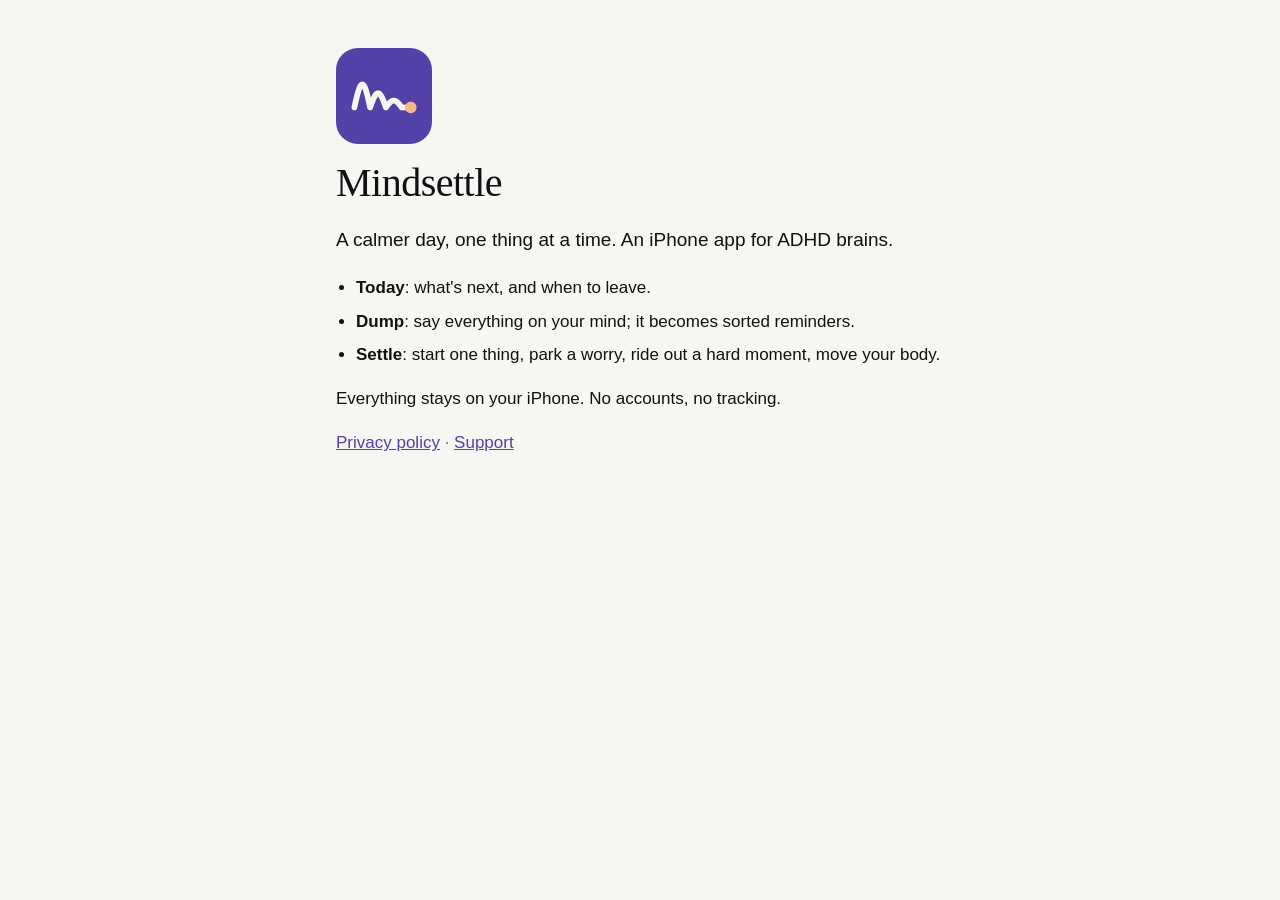
<file: index.html>
<!doctype html>
<html lang="en-GB">
<head>
<meta charset="utf-8">
<meta name="viewport" content="width=device-width, initial-scale=1">
<title>Mindsettle</title>
<meta name="description" content="A calmer day, one thing at a time. An iPhone app for ADHD brains. Everything stays on your iPhone.">
<link rel="icon" href="icon.png">
<link rel="stylesheet" href="style.css">
</head>
<body>
<main>
<img class="logo" src="icon.png" alt="Mindsettle logo" width="96" height="96">
<h1>Mindsettle</h1>
<p class="lead">A calmer day, one thing at a time. An iPhone app for ADHD brains.</p>
<ul>
<li><strong>Today</strong>: what's next, and when to leave.</li>
<li><strong>Dump</strong>: say everything on your mind; it becomes sorted reminders.</li>
<li><strong>Settle</strong>: start one thing, park a worry, ride out a hard moment, move your body.</li>
</ul>
<p>Everything stays on your iPhone. No accounts, no tracking.</p>
<p class="links"><a href="privacy.html">Privacy policy</a> · <a href="mailto:shimellism@gmail.com">Support</a></p>
</main>
</body>
</html>
</file>
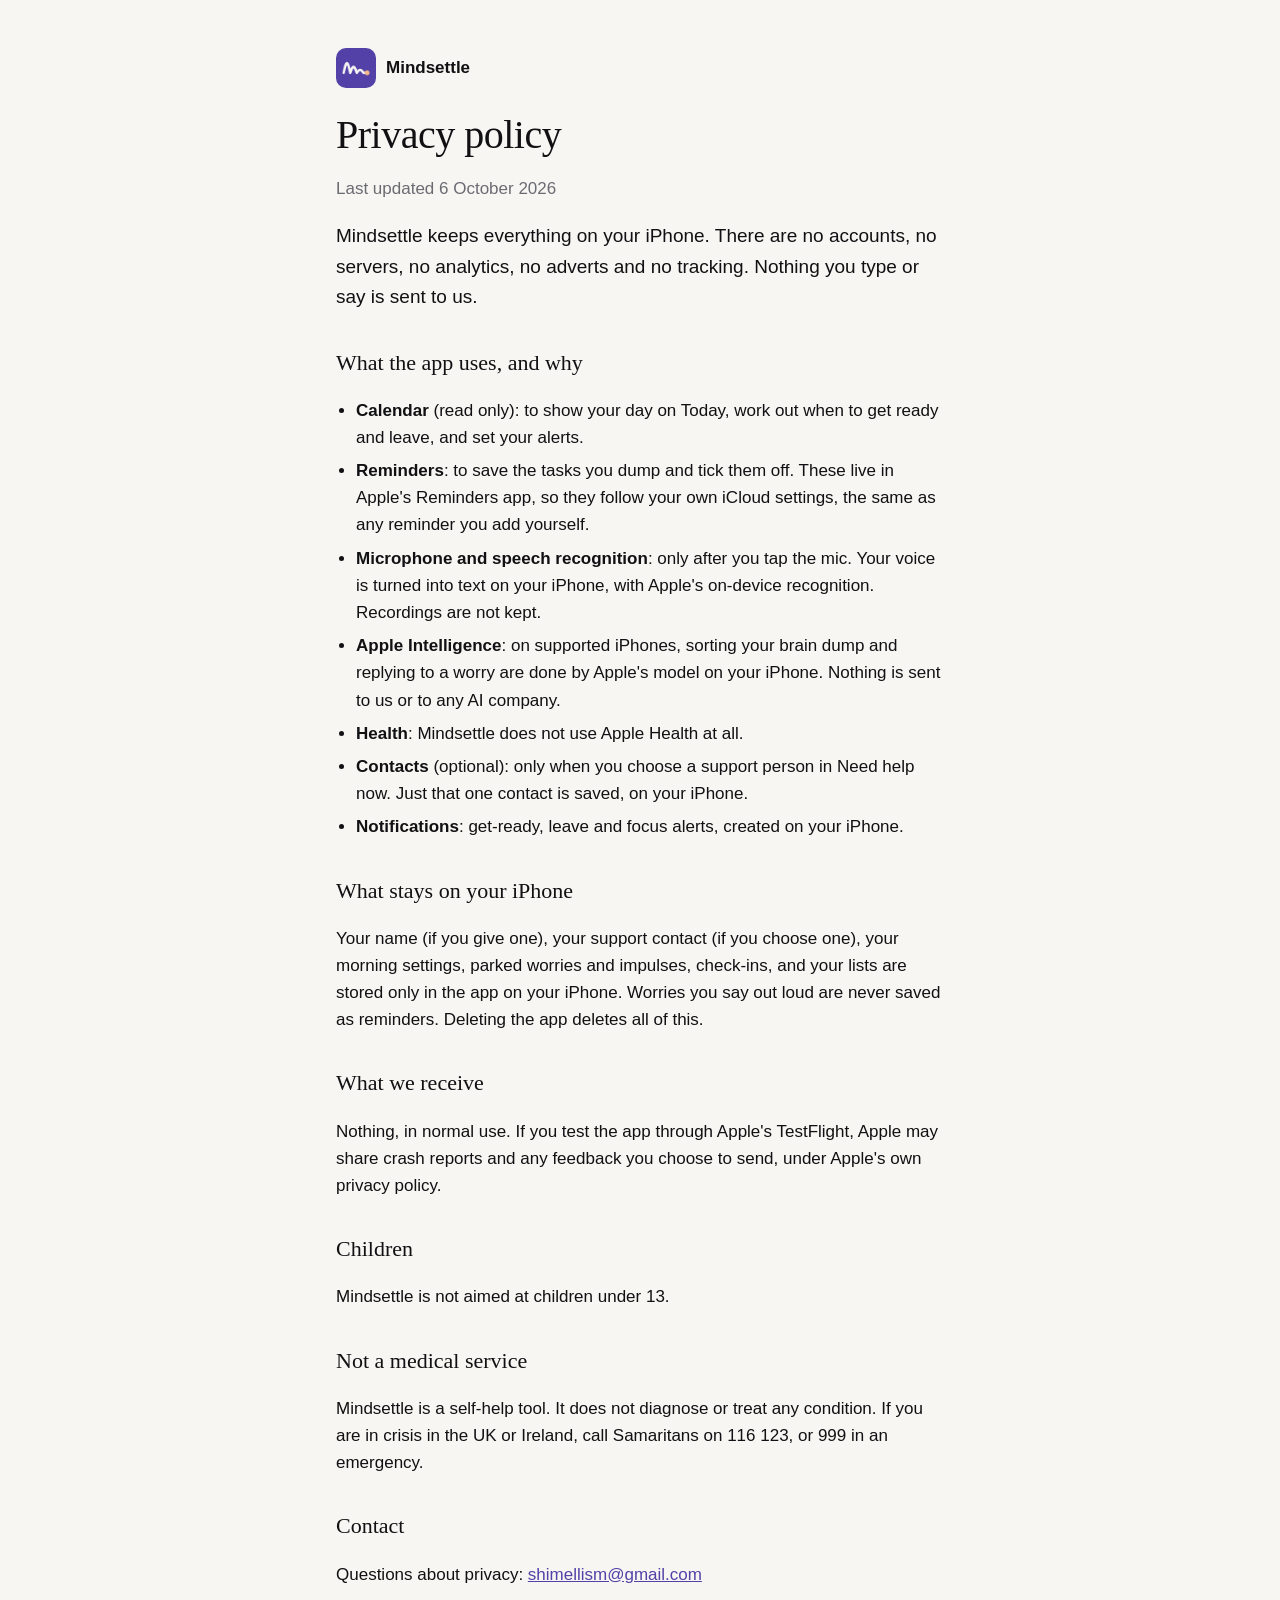
<file: privacy.html>
<!doctype html>
<html lang="en-GB">
<head>
<meta charset="utf-8">
<meta name="viewport" content="width=device-width, initial-scale=1">
<title>Mindsettle Privacy Policy</title>
<link rel="icon" href="icon.png">
<link rel="stylesheet" href="style.css">
</head>
<body>
<main>
<a class="home" href="./"><img src="icon.png" alt="" width="40" height="40"> Mindsettle</a>
<h1>Privacy policy</h1>
<p class="date">Last updated 6 October 2026</p>

<p class="lead">Mindsettle keeps everything on your iPhone. There are no accounts, no servers, no analytics, no adverts and no tracking. Nothing you type or say is sent to us.</p>

<h2>What the app uses, and why</h2>
<ul>
<li><strong>Calendar</strong> (read only): to show your day on Today, work out when to get ready and leave, and set your alerts.</li>
<li><strong>Reminders</strong>: to save the tasks you dump and tick them off. These live in Apple's Reminders app, so they follow your own iCloud settings, the same as any reminder you add yourself.</li>
<li><strong>Microphone and speech recognition</strong>: only after you tap the mic. Your voice is turned into text on your iPhone, with Apple's on-device recognition. Recordings are not kept.</li>
<li><strong>Apple Intelligence</strong>: on supported iPhones, sorting your brain dump and replying to a worry are done by Apple's model on your iPhone. Nothing is sent to us or to any AI company.</li>
<li><strong>Health</strong>: Mindsettle does not use Apple Health at all.</li>
<li><strong>Contacts</strong> (optional): only when you choose a support person in Need help now. Just that one contact is saved, on your iPhone.</li>
<li><strong>Notifications</strong>: get-ready, leave and focus alerts, created on your iPhone.</li>
</ul>

<h2>What stays on your iPhone</h2>
<p>Your name (if you give one), your support contact (if you choose one), your morning settings, parked worries and impulses, check-ins, and your lists are stored only in the app on your iPhone. Worries you say out loud are never saved as reminders. Deleting the app deletes all of this.</p>

<h2>What we receive</h2>
<p>Nothing, in normal use. If you test the app through Apple's TestFlight, Apple may share crash reports and any feedback you choose to send, under Apple's own privacy policy.</p>

<h2>Children</h2>
<p>Mindsettle is not aimed at children under 13.</p>

<h2>Not a medical service</h2>
<p>Mindsettle is a self-help tool. It does not diagnose or treat any condition. If you are in crisis in the UK or Ireland, call Samaritans on 116 123, or 999 in an emergency.</p>

<h2>Contact</h2>
<p>Questions about privacy: <a href="mailto:shimellism@gmail.com">shimellism@gmail.com</a></p>
</main>
</body>
</html>
</file>
<file: style.css>
:root { --bg: #F7F6F3; --ink: #111113; --soft: #6B6B72; --accent: #5341A8; --line: #ECEAE5; }
@media (prefers-color-scheme: dark) { :root { --bg: #0E0E10; --ink: #F4F4F5; --soft: #A1A1A8; --accent: #C6BBFF; --line: #2A2A2E; } }
* { box-sizing: border-box; }
body { margin: 0; background: var(--bg); color: var(--ink); font: 17px/1.6 -apple-system, BlinkMacSystemFont, "Segoe UI", sans-serif; }
main { max-width: 640px; margin: 0 auto; padding: 48px 16px 64px; }
h1 { font-family: Georgia, "Times New Roman", serif; font-weight: 500; font-size: 40px; line-height: 1.15; margin: 16px 0 8px; letter-spacing: -0.5px; }
h2 { font-family: Georgia, "Times New Roman", serif; font-weight: 500; font-size: 22px; margin: 32px 0 8px; }
.lead { font-size: 19px; }
.date, .links { color: var(--soft); }
a { color: var(--accent); }
ul { padding-left: 20px; }
li { margin: 6px 0; }
.logo { border-radius: 22px; display: block; }
.home { display: inline-flex; align-items: center; gap: 10px; text-decoration: none; color: var(--ink); font-weight: 600; }
.home img { border-radius: 10px; }
</file>
